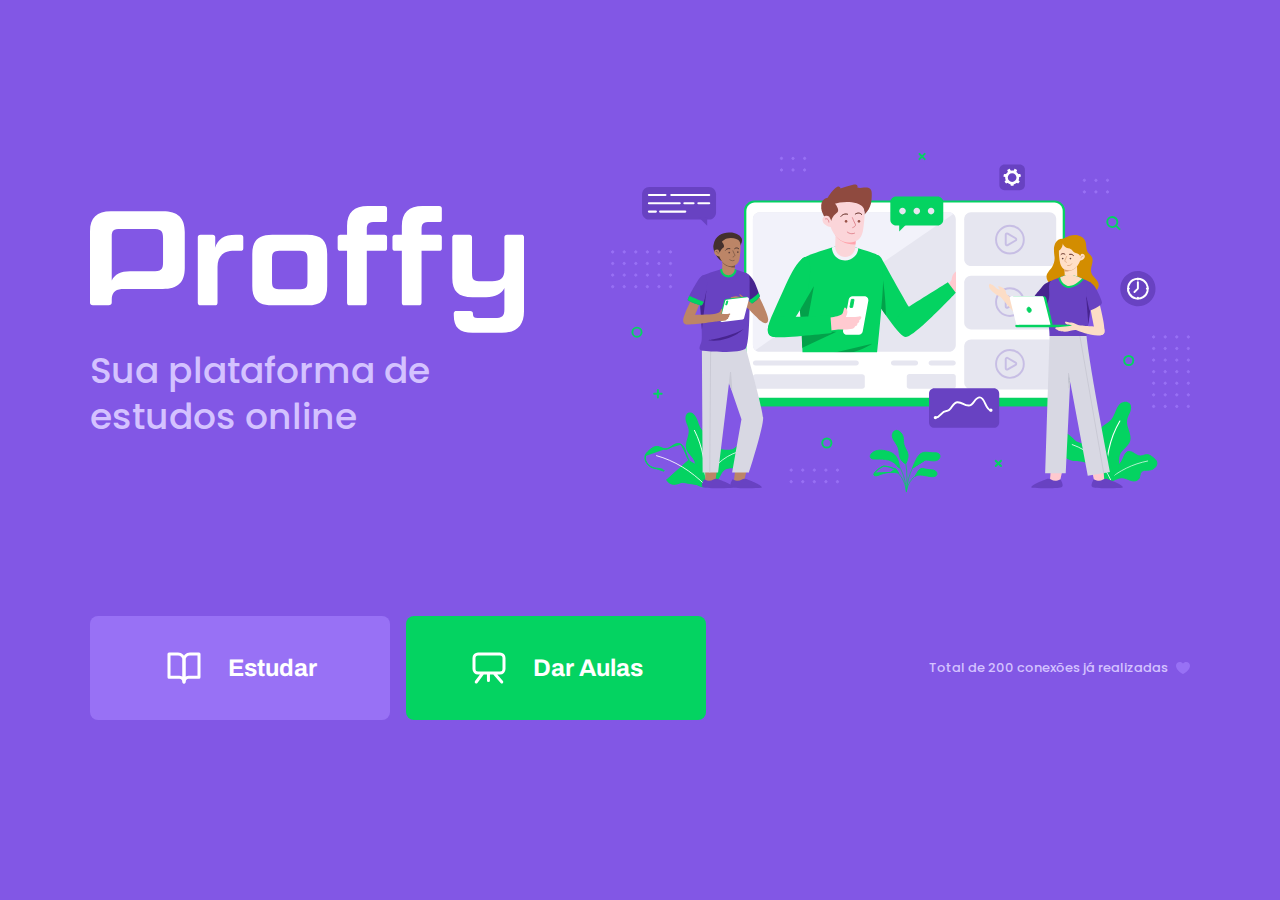
<file: index.html>
<!DOCTYPE html>
<!-- prettier-ignore-->
<html lang="pt-br">   <!--lang é um atributo -->
  <head>
    <meta charset="UTF-8" />
    <meta name="viewport" content="width=device-width, initial-scale=1.0" />
    <title>Proffy | Sua plataforma de estudos online</title>
    <link rel="stylesheet" href="/styles/main.css">
    <link rel="stylesheet" href="/styles/partials/page-landing.css">
    <link href="https://fonts.googleapis.com/css2?family=Archivo:wght@400;700&amp;family=Poppins:wght@400;600&amp;display=swap" rel="stylesheet">

  </head>
  <body id="page-landing">

    <div id="container">
        <div class="logo-container">
        <img src="/images/logo.svg" alt="Proffy">
        <h2>Sua plataforma de estudos online </h2>
        </div>

        <img class="hero-image" src="/images/landing.svg"     alt="Plataforma de Estudos">
    
        <div class="buttons-container">
        <a class="study" href="/study.html">
        <img src="/images/icons/study.svg" alt="Estudar">Estudar
        </a>
        <a class="give-classes" href="/give-classes.html">
          <img src="/images/icons/give-classes.svg" alt="Dar Aulas">Dar Aulas
          </a>
        </div>
          <p class="total-connections">
              Total de 200 conexões já realizadas
              <img src="/images/icons/purple-heart.svg" alt="Coração Roxo">
          </p>
    </div>
    
    
  </body>
</html>
</file>
<file: styles/main.css>
/* CSS - Cascading StyleSheet */
:root {
  /* variáveis css */
  --color-background: #f0f0f7;
  --color-primary-lighter: #9871f5;
  --color-primary-light: #916bea;
  --color-primary: #8257e5;
  --color-primary-dark: #774dd6;
  --color-primary-darker: #6842c2;
  --color-secondary: #04d361;
  --color-secondary-dark: #04bf58;
  --color-title-in-primary: #ffffff;
  --color-text-in-primary: #d4c2ff;
  --color-text-title: #32264d;
  --color-text-complement: #9c98a6;
  --color-text-base: #6a6180;
  --color-line-in-white: #e6e6f0;
  --color-input-background: #f8f8fc;
  --color-button-text: #ffffff;
  --color-box-base: #ffffff;
  --color-box-footer: #fafafc;
  --color-small-info: #c1bccc;

  /* tamanho da fonte padrão: 16px - 100% - 1rem */
  font-size: 60%; /* controle das medidas rem */
}

* {
  margin: 0;
  padding: 0;
  box-sizing: border-box;
}

html,
body {
  height: 100vh; /* Altura */
}

body {
  background: var(--color-background);
  display: flex;
  align-items: center;
  justify-content: center;
}

body,
input,
button,
textarea {
  /* font: 500 1.6rem Poppins; */
  font-weight: 500;
  font-family: Poppins;
  font-size: 1.6rem;
  color: var(--color-text-base);
}

#container {
  width: 90vw; /* width = largura */
  max-width: 700px;
}

@media (min-width: 700px) {
  :root {
    font-size: 62.5%; /* todo 1rem vai ser relativo a 10px */
  }
}
</file>
<file: styles/partials/page-landing.css>
#page-landing {
  background-color: var(--color-primary);
}

#page-landing #container {
  color: var(--color-text-in-primary);
}

.logo-container img {
  height: 10rem;
}

.logo-container {
  text-align: center;
  margin-bottom: 3.2rem;
}
.logo-container h2 {
  font-weight: 500;
  font-size: 3.6rem;
  line-height: 4.6rem;
  margin-top: 0.8rem;
}

.hero-image {
  width: 100%;
}

.buttons-container {
  display: flex;
  justify-content: center;
  margin: 3.2rem 0;
}

.buttons-container a {
  width: 30rem;
  height: 10.4rem;

  border-radius: 0.8rem;
  margin-right: 1.6rem;

  font: 700 2.4rem Archivo;

  display: flex;
  align-items: center;
  justify-content: center;

  text-decoration: none;

  transition: background 0.2s;

  color: var(--color-button-text);
}

.buttons-container a img {
  width: 4rem;
  margin-right: 2.4rem;
}

.buttons-container a.study {
  background: var(--color-primary-lighter);
}

.buttons-container a.study:hover {
  background: var(--color-primary-light);
}

.buttons-container a.give-classes {
  background: var(--color-secondary);
  margin-right: 0;
}

.buttons-container a.give-classes:hover {
  background: var(--color-secondary-dark);
}

.total-connections {
  font-size: 1.8rem;

  display: flex;
  align-items: center;
  justify-content: center;
}

.total-connections img {
  margin-left: 0.8rem;
}

@media (max-width: 699px) {
  :root {
    font-size: 40%; /* modificar as medidas rem */
  }
}

@media (min-width: 1100px) {
  #page-landing #container {
    max-width: 1100px;
    display: grid;
    grid-template-columns: 2fr 1fr 2fr;
    grid-template-rows: 350px 1fr;
    grid-template-areas:
      'proffy image image'
      'button button texting';
    column-gap: 87px;
    row-gap: 86px;
  }

  .logo-container {
    grid-area: proffy;
    text-align: initial;
    align-self: center;
    margin: 0;
  }

  .logo-container img {
    height: 100%;
    height: 127px;
  }

  .hero-image {
    grid-area: image;
    height: 350px;
  }

  .buttons-container {
    grid-area: button;
    justify-content: flex-start;
  }

  .total-connections {
    grid-area: texting;
    justify-self: end;
    font-size: 1.3rem;
  }
}
</file>
